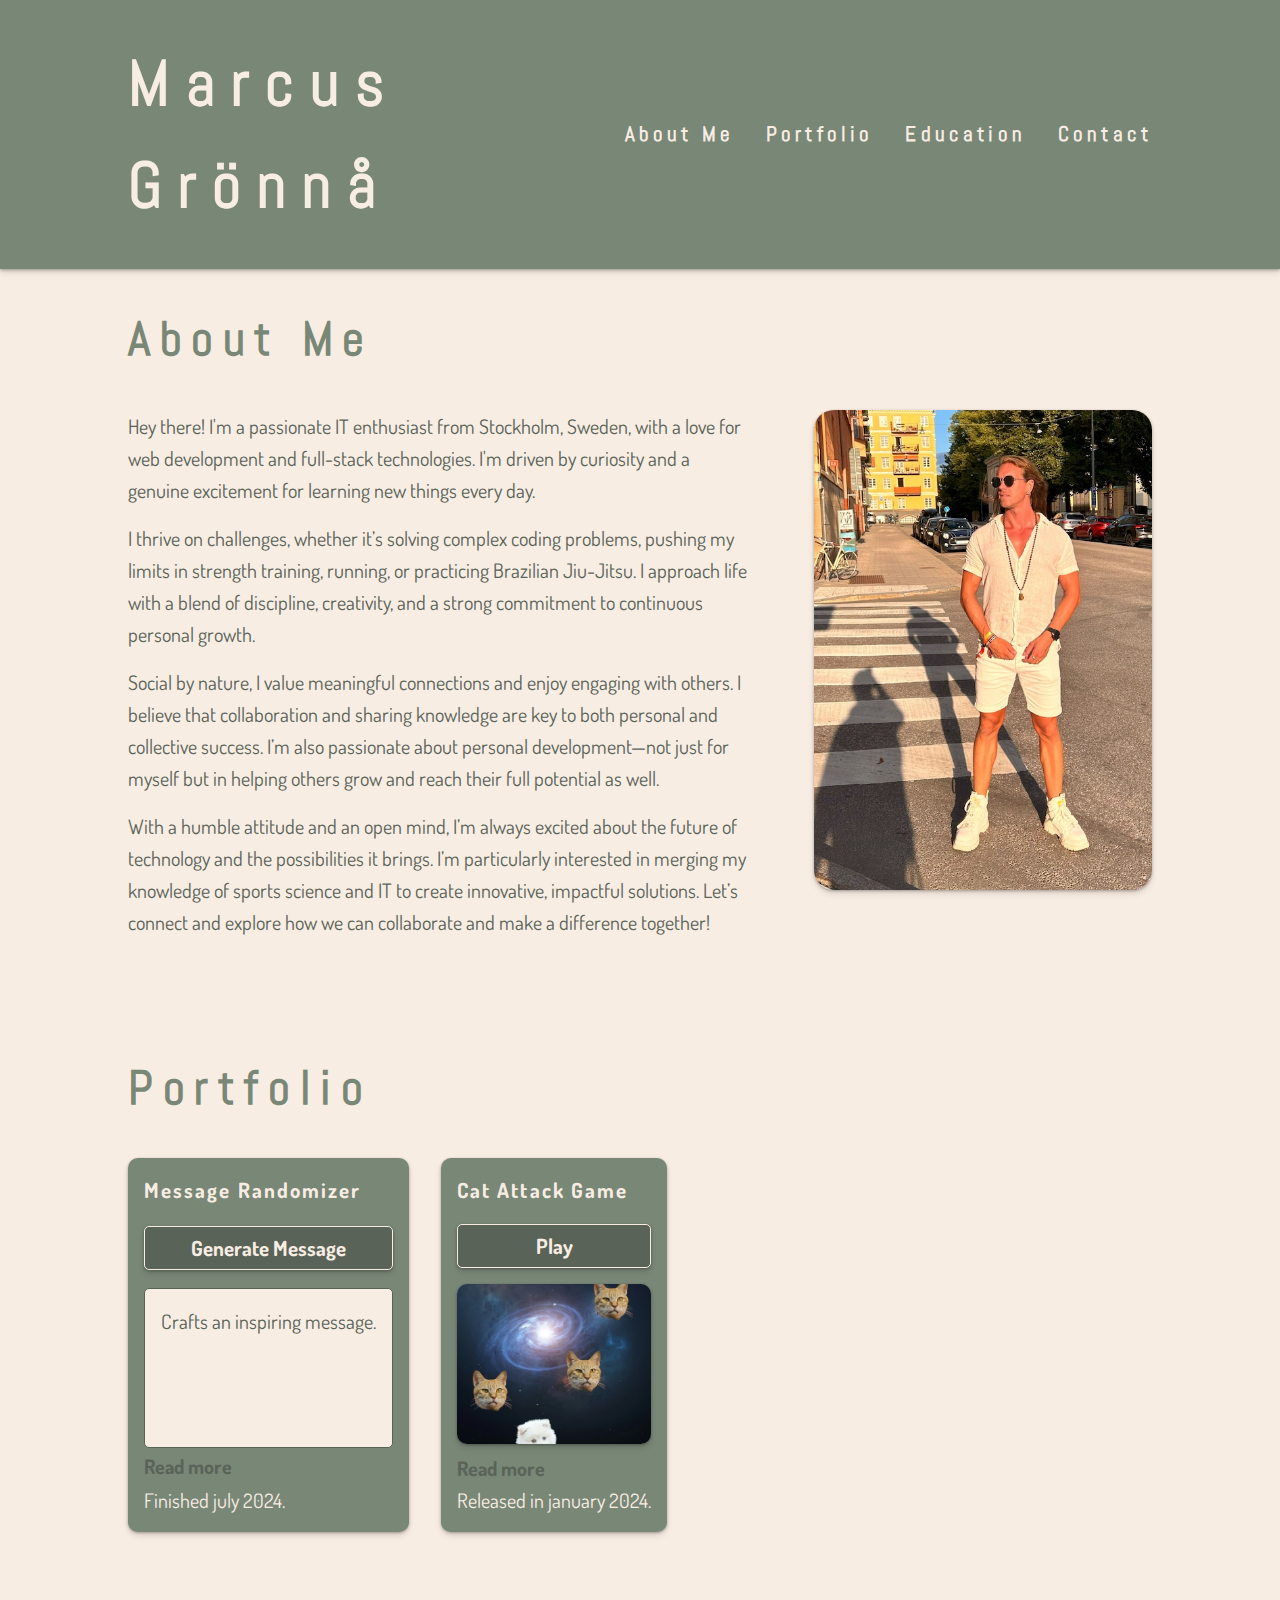
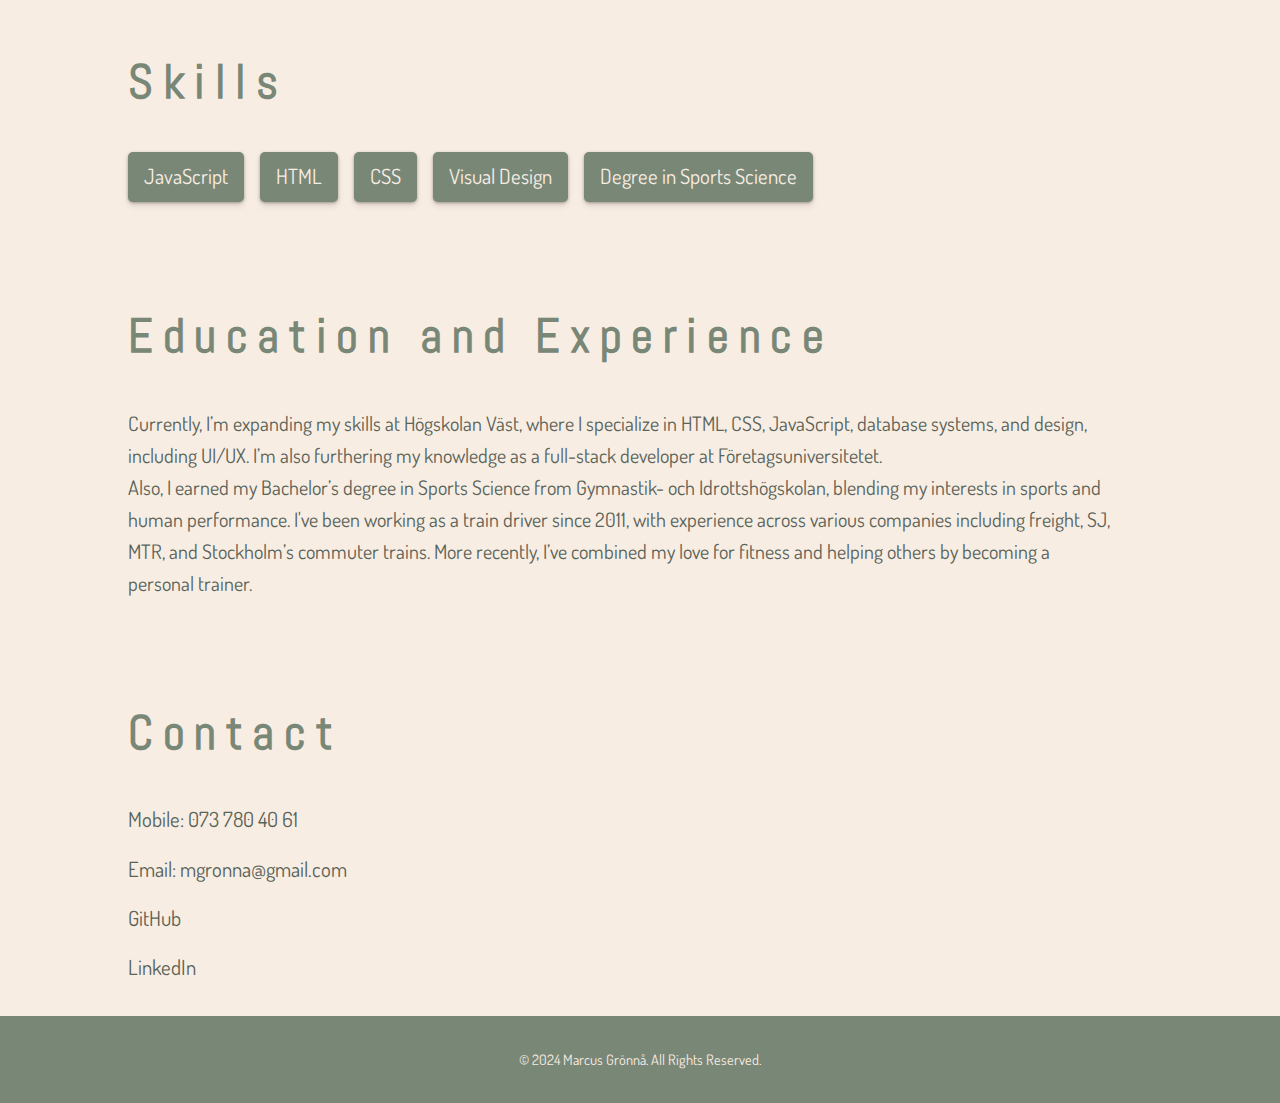
<file: index.html>
<!DOCTYPE html>
<html lang="en">

<head>
   <meta charset="UTF-8" />
   <meta name="viewport" content="width=device-width, initial-scale=1.0" />
   <meta name="description"
      content="Welcome to Marcus Grönnå's portfolio page. Explore my skills, projects, and experiences in web development and full-stack technologies." />
   <title>Marcus Portfolio Page</title>
   <link rel="stylesheet" href="styles/style.css" />
   <script src="scripts/script.js" defer></script>
   <script src="scripts/message_randomizer.js" defer></script>
   <script src="https://ajax.googleapis.com/ajax/libs/jquery/3.7.1/jquery.min.js"></script>
</head>

<body>
   <div class="wrapper">
      <header class="site-header">
         <div class="container header-container">
            <h1 class="site-title">Marcus Grönnå</h1>
            <nav class="main-nav" aria-label="Main Navigation">
               <ul class="nav-list">
                  <li class="nav-item"><a href="#about" class="nav-link">About Me</a></li>
                  <li class="nav-item"><a href="#portfolio" class="nav-link">Portfolio</a></li>
                  <li class="nav-item"><a href="#education" class="nav-link">Education</a></li>
                  <li class="nav-item"><a href="#contact" class="nav-link">Contact</a></li>
               </ul>
            </nav>
         </div>
      </header>

      <main>
         <section class="about-section" id="about">
            <div class="container">
               <h2 class="section-title">About Me</h2>
               <div class="about-content">
                  <div class="about-text">
                     <p>
                        Hey there! I'm a passionate IT enthusiast from Stockholm, Sweden, with a love for
                        web development and full-stack technologies. I'm driven by curiosity and a genuine
                        excitement for learning new things every day.
                     </p>
                     <!-- <p class="click-text-about pointer"><strong>Read more</strong></p> -->
                     <div class="toggle-text-about">
                        <p>
                           I thrive on challenges, whether it’s solving complex coding problems, pushing my
                           limits in strength training, running, or practicing Brazilian Jiu-Jitsu. I
                           approach life with a blend of discipline, creativity, and a strong commitment to
                           continuous personal growth.
                        </p>
                        <p>
                           Social by nature, I value meaningful connections and enjoy engaging with others.
                           I believe that collaboration and sharing knowledge are key to both personal and
                           collective success. I’m also passionate about personal development—not just for
                           myself but in helping others grow and reach their full potential as well.
                        </p>
                        <p>
                           With a humble attitude and an open mind, I’m always excited about the future of
                           technology and the possibilities it brings. I’m particularly interested in
                           merging my knowledge of sports science and IT to create innovative, impactful
                           solutions. Let’s connect and explore how we can collaborate and make a
                           difference together!
                        </p>
                     </div>
                  </div>

                  <img src="images/portrait.webp" alt="Photo of Marcus Grönnå" class="about-image" />
               </div>
            </div>
         </section>

         <section class="portfolio-section" id="portfolio">
            <div class="container">
               <h2 class="section-title">Portfolio</h2>
               <ul class="portfolio-list">
                  <li class="portfolio-item">
                     <h3 class="portfolio-title">Message Randomizer</h3>
                     <button id="message-button" class="button">Generate Message</button>
                     <div id="message-output-container" class="output-container">
                        <p id="message-output">Crafts an inspiring message.</p>
                     </div>
                     <p class="click-text-portfolio-1 pointer"><strong>Read more</strong></p>
                     <p class="portfolio-paragraph">Finished july 2024.</p>
                  </li>
                  <div class="toggle-text-portfolio-1 small-screen">
                     <p>
                        To develop this program, I utilized my knowledge of JavaScript fundamentals and
                        array manipulation. I structured the code to use arrays for storing different parts
                        of the message, ensuring modularity and flexibility. Understanding randomization in
                        JavaScript allowed me to create a function that selects random elements from each
                        array, ensuring the generation of unique messages each time the function is
                        executed. Additionally, my familiarity with string concatenation enabled me to
                        efficiently combine these elements into coherent, motivational phrases. This
                        project also demonstrates my ability to implement logical workflows, breaking down
                        the task into manageable components that work together to produce the desired
                        outcome.
                     </p>
                  </div>
                  <li class="portfolio-item">
                     <h3 class="portfolio-title">Cat Attack Game</h3>
                     <button class="button" id="cat-attack-button">Play</button>
                     <div class="">
                        <img src="images/cat-attack.webp" alt="Image of the game Cat Attack" class="portfolio-image" />
                     </div>
                     <p class="click-text-portfolio-2 pointer"><strong>Read more</strong></p>
                     <p class="toggle-text-portfolio-2"></p>
                     <p class="portfolio-paragraph">Released in january 2024.</p>
                  </li>
                  <!-- <li class="portfolio-item">
                     <h3 class="portfolio-title">Egnell Ekonomi</h3>
                     <button class="button"><a href="egnell.html" target="_blank">Open Web Site</a></button>
                     <div class="">
                        <img src="images/cat-attack.webp" alt="Image of the game Cat Attack" class="portfolio-image" />
                     </div>
                     <p class="click-text-portfolio-2 pointer"><strong>Read more</strong></p>
                     <p class="toggle-text-portfolio-2"></p>
                     <p class="portfolio-paragraph">Released in january 2024.</p>
                  </li> -->
                  <!-- Additional portfolio items can be added here -->
               </ul>
               <div class="toggle-text-portfolio-1 normal-screen">
                  <p>
                     To develop this program, I utilized my knowledge of JavaScript fundamentals and array
                     manipulation. I structured the code to use arrays for storing different parts of the
                     message, ensuring modularity and flexibility. Understanding randomization in
                     JavaScript allowed me to create a function that selects random elements from each
                     array, ensuring the generation of unique messages each time the function is executed.
                     Additionally, my familiarity with string concatenation enabled me to efficiently
                     combine these elements into coherent, motivational phrases. This project also
                     demonstrates my ability to implement logical workflows, breaking down the task into
                     manageable components that work together to produce the desired outcome.
                  </p>
               </div>
               <div class="toggle-text-portfolio-2">
                  <p>
                     This project is a web-based game where the player uses arrow keys to dodge falling
                     obstacles. The game increases in difficulty over time as obstacles appear more
                     frequently, and the player's score rises with each passing moment. If the player
                     collides with an obstacle, they lose a life, and the game ends when all lives are
                     lost. The player can restart the game by pressing "R" after a game over. What I
                     Learned Through this project, I enhanced my understanding of object-oriented
                     programming in JavaScript, particularly in organizing code using classes. I also
                     learned how to handle keyboard events for smooth player movement and implemented
                     collision detection to manage interactions between the player and obstacles. Working
                     with the HTML5 Canvas API helped me gain practical experience in 2D game rendering and
                     animation.
                  </p>
               </div>
            </div>
         </section>

         <section class="skills-section" id="skills">
            <div class="container">
               <h2 class="section-title">Skills</h2>
               <ul class="skills-list">
                  <li class="skill-item">JavaScript</li>
                  <li class="skill-item">HTML</li>
                  <li class="skill-item">CSS</li>
                  <li class="skill-item">Visual Design</li>
                  <li class="skill-item">Degree in Sports Science</li>
               </ul>
            </div>
         </section>

         <section class="education-section" id="education">
            <div class="container">
               <h2 class="section-title">Education and Experience</h2>
               <p>
                  Currently, I’m expanding my skills at Högskolan Väst, where I specialize in HTML, CSS,
                  JavaScript, database systems, and design, including UI/UX. I’m also furthering my
                  knowledge as a full-stack developer at Företagsuniversitetet.
               </p>
               <p>
                  Also, I earned my Bachelor’s degree in Sports Science from Gymnastik- och
                  Idrottshögskolan, blending my interests in sports and human performance. I've been
                  working as a train driver since 2011, with experience across various companies including
                  freight, SJ, MTR, and Stockholm’s commuter trains. More recently, I’ve combined my love
                  for fitness and helping others by becoming a personal trainer.
               </p>
            </div>
         </section>

         <section class="contact-section" id="contact">
            <div class="container">
               <h2 class="section-title">Contact</h2>
               <ul class="contact-list">
                  <li class="contact-item">Mobile: <a href="tel:+46737804061" class="contact-link">073 780 40 61</a>
                  </li>
                  <li class="contact-item">Email:
                     <a href="mailto:mgronna@gmail.com" class="contact-link"> mgronna@gmail.com</a>
                  </li>
                  <li class="contact-item"><a href="https://github.com/MarcusGronna" class="contact-link">GitHub</a>
                  </li>
                  <li class="contact-item"><a href="https://www.linkedin.com/in/marcus-gr%C3%B6nn%C3%A5-6a5006260/"
                        class="contact-link">LinkedIn</a></li>
                  <!-- <li class="contact-item"><a href="#" class="contact-link">Instagram</a></li> -->
               </ul>
            </div>
         </section>
      </main>

      <footer class="site-footer">
         <div class="container">
            <p>&copy; 2024 Marcus Grönnå. All Rights Reserved.</p>
         </div>
      </footer>
   </div>
</body>

</html>
</file>
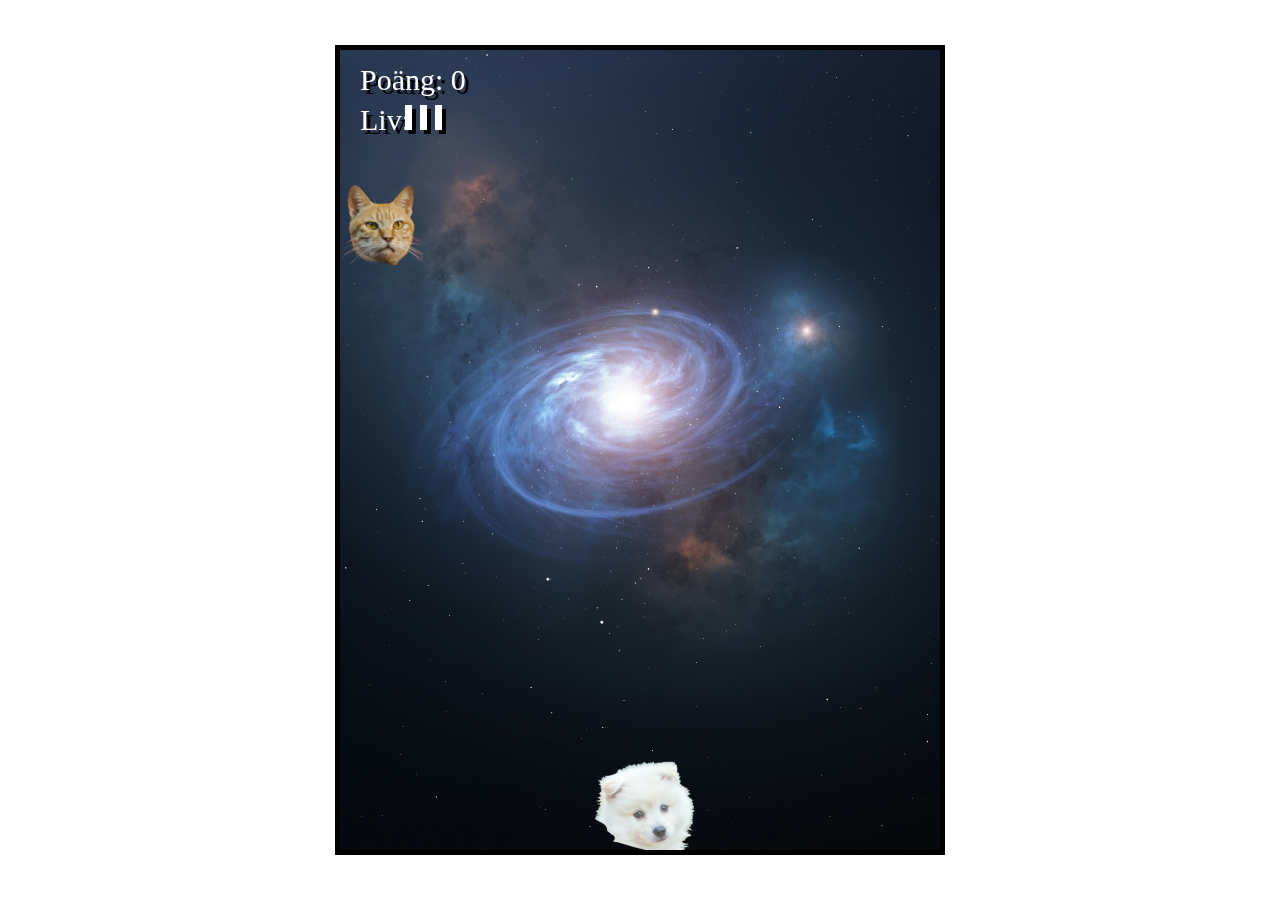
<file: Projekt/cat_attack.html>
<!DOCTYPE html>
<html lang="en">

<head>
    <meta charset="UTF-8">
    <meta name="viewport" content="width=device-width, initial-scale=1.0">
    <title>Marcus Grönnå_Projekt</title>
    <link rel="stylesheet" href="style.css">
</head>

<body>
    <!-- Element för att hålla 2D-rendering -->
    <canvas id="canvas1"></canvas>

    <!-- Bilder för spelare och hinder -->
    <img src="images/dogPlayer100pxTransparent.png" alt="Bild på hundhuvud" id="playerImage">
    <img src="images/catEnemy100p.png" alt="Bild på katthuvud" id="enemyImage">
    <script src="script.js"></script>

</body>

</html>
</file>
<file: styles/style.css>
/* Imports */
@import url('https://fonts.googleapis.com/css2?family=Abel&display=swap');
@import url('https://fonts.googleapis.com/css2?family=Abel&family=New+Amsterdam&display=swap');
@import url('https://fonts.googleapis.com/css2?family=Abel&family=Dosis:wght@200..800&family=New+Amsterdam&display=swap');

/* General Reset */
*,
*::before,
*::after {
    box-sizing: border-box;
    margin: 0;
    padding: 0;
    list-style: none;
    text-decoration: none;

    /* border: 0.5px dotted red; */
}

/*

#F8EDE3
#798777 
#BDD2B6
#A2B29F 
#596358

*/

:root {
    /* Color Variables  */
    --primary-color: #798777;
    --secondary-color: #F8EDE3;
    --primary-contrast-color: #F8EDE3;
    --secondary-contrast-color: #798777;
    --accent-color: #BDD2B6;
    --button-color: #596358;
    --font-color: #596358;
    --link-color: #596358;

    /* Font Variables  */
    --font-family-base: "Dosis";
    --font-family-heading: 'Abel';
    /* --font-family-heading: "New Amsterdam"; */
    --font-letter-spacing-heading: 0.25em;
    --font-letter-spacing-medium: 0.2em;
    --font-letter-spacing-small: 0.1em;
    --font-size-base: 20px;
    --font-size-title: 4rem;
    --font-size-large: 3rem;
    --font-size-medium: 1.3rem;
    --font-size-small: 0.9rem;
    --font-weight-normal: 400;
    --font-weight-bold: 700;

    /* Spacing Variables  */
    --container-width: 80%;
    --header-padding: 2rem 0;
    --section-gap: 2rem;
    --margin-bottom-medium: 1rem;
    --margin-bottom-large: 6rem;

    /* Breakpoints */
    --desktop-breakpoint: 1200px;
    --tablet-breakpoint: 768px;
    --mobile-breakpoint: 480;
}


/* General Styles  */
body {
    font-family: var(--font-family-base);
    font-size: var(--font-size-base);
    color: var(--font-color);
    line-height: 1.6;
    background-color: var(--secondary-color);
}

.wrapper {
    width: 100%;
}

.container {
    width: var(--container-width);
    margin: 0 auto;
}

.site-header {
    background-color: var(--primary-color);
    padding: var(--header-padding);
    margin-bottom: var(--section-gap);
    box-shadow: 0px 4px 6px rgba(0, 0, 0, 0.1), 0px 1px 3px rgba(0, 0, 0, 0.3);
}

.header-container {
    display: flex;
    justify-content: space-between;
}

.site-title {
    font-family: var(--font-family-heading);
    font-size: var(--font-size-title);
    letter-spacing: var(--font-letter-spacing-heading);
    color: var(--primary-contrast-color);

}

.main-nav {
    display: flex;
}

.nav-list {
    display: flex;
    align-items: center;
    gap: 2rem;
}

.nav-link {
    /* min-width: 10ch; */
    color: var(--primary-contrast-color);
    font-family: var(--font-family-heading);
    font-size: var(--font-size-medium);
    font-weight: var(--font-weight-bold);
    letter-spacing: var(--font-letter-spacing-medium);
    transition: color 0.3s ease;
    white-space: nowrap;
}

.nav-link:hover {
    color: var(--accent-color);
}

.section-title {
    font-family: var(--font-family-heading);
    font-size: var(--font-size-large);
    letter-spacing: var(--font-letter-spacing-medium);
    margin-bottom: var(--section-gap);
    color: var(--secondary-contrast-color);
    white-space: nowrap;
}

.about-section {
    /* margin-bottom: var(--section-gap); */
    margin-bottom: var(--margin-bottom-large);

}

.about-content {
    display: flex;
    gap: var(--section-gap);
    align-items: flex-start;
}

.about-text {
    flex: 1;
    font-family: var(--font-family-base);
}

.about-text p {
    margin-bottom: var(--margin-bottom-medium);
}

.pointer {
    cursor: pointer;

}



/* .toggle-text-about {
    display: none;
} */

.about-image {
    height: 30rem;
    border-radius: 20px;
    object-fit: cover;
    flex-shrink: 0;
    margin-left: var(--section-gap);
    /* border: 1px solid var(--primary-color); */
    box-shadow: 0px 4px 6px rgba(0, 0, 0, 0.1), 0px 1px 3px rgba(0, 0, 0, 0.3);
}

.portfolio-section {
    /* margin-bottom: var(--section-gap); */
    margin-bottom: var(--margin-bottom-large);

}

.portfolio-list {
    display: flex;
    flex-wrap: wrap;
    gap: var(--section-gap);
}

.portfolio-item {
    display: flex;
    flex-direction: column;
    justify-content: space-between;
    background-color: var(--secondary-contrast-color);
    padding: 1rem;
    margin-bottom: var(--margin-bottom-medium);
    border-radius: 10px;
    width: calc(33.333% - --section-gap);
    max-width: 20rem;
    /* max-height: 23rem; */
    box-shadow: 0px 4px 6px rgba(0, 0, 0, 0.1), 0px 1px 3px rgba(0, 0, 0, 0.3);

}

.portfolio-title {
    font-family: var(--font-family-base);
    font-size: var(--font-size-medium);
    letter-spacing: var(--font-letter-spacing-small);
    color: var(--primary-contrast-color);
    margin-bottom: 1rem;
}

.button {
    padding: 0.5rem 1rem;
    font-size: var(--font-size-medium);
    font-family: var(--font-family-base);
    font-weight: var(--font-weight-bold);
    color: var(--primary-contrast-color);
    background-color: var(--button-color);
    border: 0.5px solid var(--secondary-color);
    border-radius: 5px;
    cursor: pointer;
    transition: background-color 0.3s ease;
    box-shadow: 0px 4px 6px rgba(0, 0, 0, 0.1), 0px 1px 3px rgba(0, 0, 0, 0.3);
}

.button a {
    color: var(--primary-contrast-color);
}

.button:hover {
    background-color: var(--accent-color);
    box-shadow: 0px 6px 8px rgba(0, 0, 0, 0.15), 0px 2px 4px rgba(0, 0, 0, 0.1);

}

.button:active {
    background-color: var(--primary-color);

}

.output-container {
    margin-top: 1rem;
    padding: 1rem;
    background-color: var(--secondary-color);
    color: var(--font-color);
    border-radius: 5px;
    border: 1px solid var(--button-color);
    height: 10rem;
    width: 100%;
    max-width: 23ch;
}

.portfolio-paragraph {
    color: var(--primary-contrast-color);
    /* position: relative; */
    /* top: 0.1em; */
}

.portfolio-image {
    height: 10rem;
    width: 100%;
    border-radius: 10px;
    object-fit: cover;
    /* flex-shrink: 0; */
    /* margin-left: var(--section-gap); */
    /* margin: 0 auto; */
    margin-top: 1rem;
    /* border: 1px solid var(--primary-color); */
    box-shadow: 0px 4px 6px rgba(0, 0, 0, 0.1), 0px 1px 3px rgba(0, 0, 0, 0.3);
}

.toggle-text-portfolio-1 {
    display: none;
    width: 100%;
    max-width: 70ch;
    /* margin-top: 1.5rem; */
}

.toggle-text-portfolio-2 {
    display: none;
    width: 100%;
    max-width: 70ch;
    /* margin-top: 1.5rem; */
}

.skills-section {
    /* margin-bottom: var(--section-gap); */
    margin-bottom: var(--margin-bottom-large);

}

.skills-list {
    display: flex;
    flex-wrap: wrap;
    gap: 1rem;
}

.skill-item {
    background-color: var(--secondary-contrast-color);
    padding: 0.5rem 1rem;
    color: var(--primary-contrast-color);
    border-radius: 5px;
    /* font-family: var(--font-family-base); */
    font-size: var(--font-size-medium);
    box-shadow: 0px 4px 6px rgba(0, 0, 0, 0.1), 0px 1px 3px rgba(0, 0, 0, 0.3);

}

.education-section {
    margin-bottom: var(--margin-bottom-large);

}

.education-section p {
    max-width: 90ch;
}

.contact-section {
    margin-bottom: var(--section-gap);
}

.contact-list {
    display: flex;
    flex-direction: column;
    gap: 1rem;
}

.contact-item {
    font-size: var(--font-size-medium);
    color: var(--font-color);
}

.contact-item span {
    font-weight: var(--font-weight-bold);
}

.nav-link:hover {
    color: var(--accent-color);
}


.contact-link {
    color: var(--link-color);
    transition: color 0.3s ease;
}

.contact-link:hover {
    color: var(--accent-color);
}

.site-footer {
    background-color: var(--primary-color);
    padding: var(--header-padding);
    text-align: center;
    color: var(--primary-contrast-color);
    font-size: var(--font-size-small);
}

/* Responsive Design  */

/* Tablet Styles  */
@media (max-width: 768px) {
    .container {
        width: 90%;
    }

    .about-content {
        flex-direction: column;
        align-items: center;
    }

    .about-image {
        margin-left: 0;
        margin-bottom: var(--section-gap);
        height: auto;
        width: 100%;
    }

    .nav-list {
        flex-direction: column;
        gap: 1rem;
    }

    .site-title {
        font-size: 2rem;
        line-height: 10rem;
        text-align: center;
    }

    .section-title {
        font-size: var(--font-size-medium);
    }


}

/* Mobile Styles */
@media (max-width: 480px) {
    .site-header {
        flex-direction: column;
        align-items: center;
        text-align: center;
    }

    .nav-list {
        flex-direction: column;
        gap: 1rem;
    }

    .about-image {
        height: 15rem;
        /* width: 80%; */
    }

    .container {
        width: 95%;
    }

    .site-title {
        font-size: var(--font-size-medium);
    }

    .nav-link {
        font-size: var(--font-size-small);
    }

    .section-title {
        font-size: var(--font-size-medium);
    }

    .about-section,
    .portfolio-section,
    .skills-section {
        margin-bottom: 2rem;
    }

    .portfolio-item {
        width: 80%;
    }

    .portfolio-image {
        height: auto;
        /* width: 80%; */
        /* margin: 1rem auto; */
    }

    .small-screen {
        display: none;
    }


}
</file>
<file: Projekt/style.css>
#canvas1 {
    /*Skapar border för canvas*/
    border: 5px solid black;
    /*Möjliggör positionering av canvas*/
    position: absolute;
    /*Positionerar canvas*/
    top: 50%;
    /*Positionerar canvas*/
    left: 50%;
    /* Positionerar canvas*/
    translate: -50% -50%;
    /* Bakgrund  */
    background: url('images/backdrop1.jpg');
    /* Klämmer in hela bakgrundsbilden */
    background-size: cover;
    /* Centrerar bakgrundsbilden'§ */
    background-position: center;
}

#playerImage {
    /* Döljer bilden som annars syns utanför canvas. Ritas ut med JS */
    display: none;
}

#enemyImage {
    /* Döljer bilden som annars syns utanför canvas. Ritas ut med JS */
    display: none;
}
</file>
